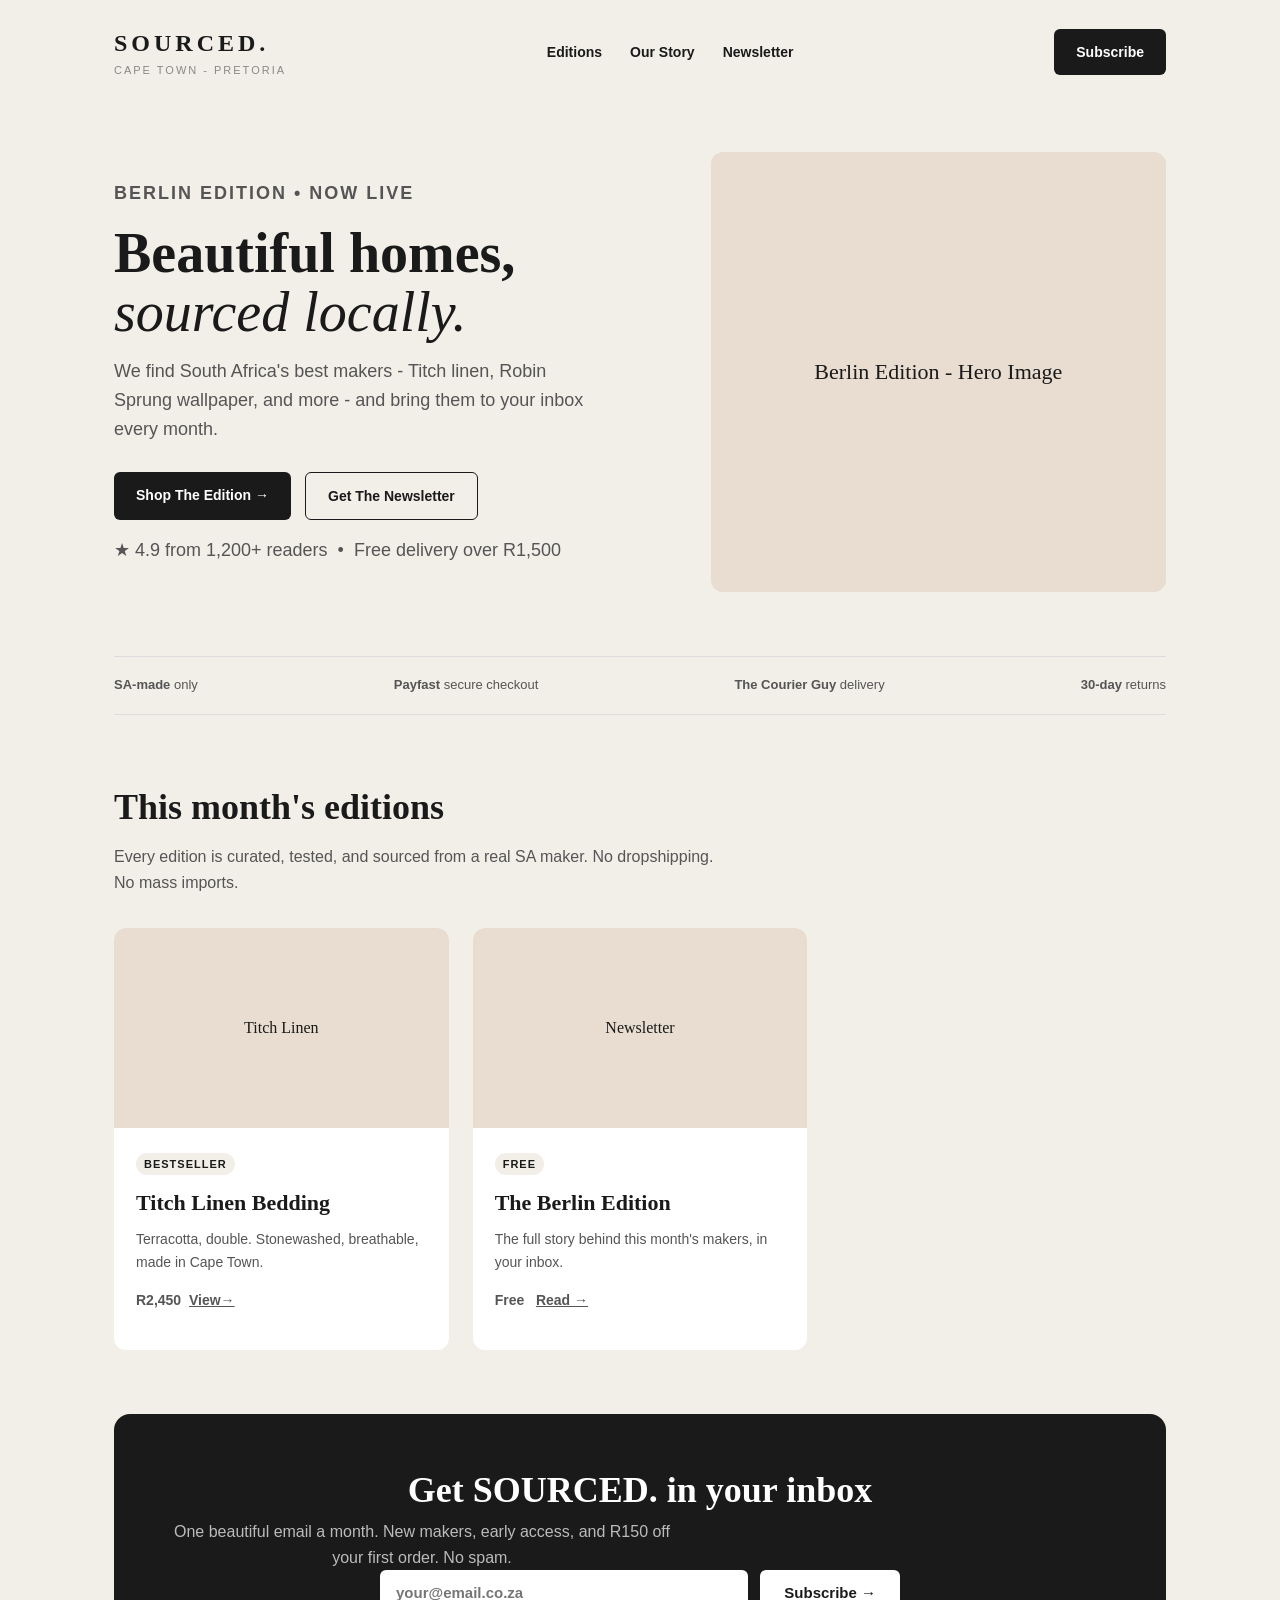
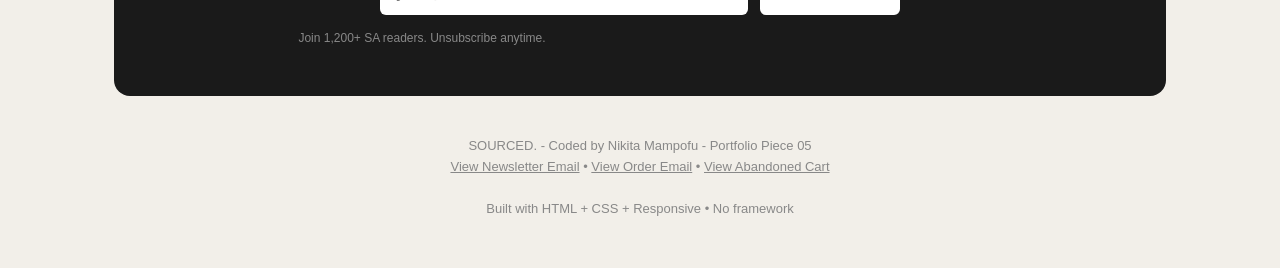
<file: project-8.html>
<!DOCTYPE html>
<html lang="en">
<head>
    <meta charset="utf-8">
    <meta name="viewport" content="width=device-width,initial-scale=1.0">
    <title>SOURCED. - Locally Sourced in SA</title>
    <style>
        *{
            margin: 0;
            padding: 0;
            box-sizing:border-box;

        }
        body{
            font-family: Arial, Helvetica, sans-serif;
            background: #F2EFE9;
            color: #1a1a1a;
            line-height: 1.6;
        }
        a{
            color: inherit;
            text-decoration: none;
        }
        .wrap{
            max-width: 1100px;
            margin: 0 auto;
            padding: 0 24px;
        }
        /* NAV*/
        nav{
            display: flex;
            justify-content: space-between;
            align-items: center;
            padding: 24px 0;
        }
        .logo{
            font-family: Georgia, 'Times New Roman', Times, serif;
            font-size: 24px;
            letter-spacing: 4px;
            font-weight: 700;
        }
        .logo span{
            font-size: 11px;
            letter-spacing: 2px;
            color: #888;
            display: block;
            font-family: Arial, Helvetica, sans-serif;
            font-weight: 400;
        }
        .nav-links{
            display: flex;
            gap: 28px;
            font-size: 14px;
            font-weight: 600;
        }
        .btn{
            background: #1a1a1a;
            color: #fff;
            padding: 12px 22px;
            border-radius: 6px;
            font-size: 14px;
            font-weight: 700;
            display: inline-block;
        }
        .btn:hover{
            background: #333;
        }
        /* HERO */
        .hero{
            display: grid;
            grid-template-columns: 1.1fr 0.9fr;
            gap: 40px;
            align-items: center;
            padding: 48px 0 64px;
        }
        .eyebrow{
            font-size: 12px;
            letter-spacing: 2px;
            color: #888;
            font-weight: 700;
        }
        h1{
            font-family: Georgia, 'Times New Roman', Times, serif;
            font-size: 56px;
            line-height: 1.05;
            margin: 16px 0;
        }
        h1 em{
            font-style: italic;
            font-weight: 400;
        }
        .hero p{
            font-size: 18px;
            color: #555;
            max-width: 480px;
        }
        .hero-btns{
            margin-top: 28px;
            display: flex;
            gap: 14px;
            flex-wrap: wrap;
        }
        .btn-ghost{
            border: 1px solid #1a1a1a;
            padding: 12px 22px;
            border-radius: 6px;
            font-size: 14px;
            font-weight: 700;
        }
        .hero-img{
            width: 100%;
            height:440px;
            object-fit: cover;
            border-radius: 12px;
            background: #E8DDD0;
            display: flex;
            align-items: center;
            justify-content: center;
            font-family: Georgia, 'Times New Roman', Times, serif;
            font-size: 22px;
        }
        .hero-meta{
            margin-top: 16px;
            font-size: 13px;
            color: #888;
        }
        /* TRUST BAR */
        .trust{
            display: flex;
            gap: 32px;
            justify-content: space-between;
            border-top: 1px solid #DDD;
            border-bottom: 1px solid #DDD;
            padding: 18px 0;
            font-size: 13px;
            color: #555;
            flex-wrap: wrap;
        }
        /* EDITIONS */
        .section{
            padding: 64px 0;
        }
        .section h2{
            font-family: Georgia, 'Times New Roman', Times, serif;
            font-size: 36px;
            margin-bottom: 8px;
        }
        .section > p{
            color: #555;
            max-width: 600px;
        }
        .grid{
            display: grid;
            grid-template-columns: repeat(3,1fr);
            gap: 24px;
            margin-top: 32px;
        }
        .card{
            background: #fff;
            border-radius: 12px;
            overflow: hidden;
        }
        .card-img{
            height: 200px;
            background: #E8DDD0;
            display: flex;
            align-items: center;
            justify-content: center;
            font-family: Georgia, 'Times New Roman', Times, serif;

        }
        .card-img.green{
            background: #2E3A2F;
            color: #fff;
        }
        .card-im.terracotta{
            background: #E8DDD0;
        }
        .card-body{
            padding: 22px;
        }
        .card-body h3{
            font-family: Georgia, 'Times New Roman', Times, serif;
            font-size: 22px;
        }
        .card-body p{
            font-size: 14px;
            color: #555;
            margin: 8px 0 16px;
        }
        .price{
            font-weight: 700;
        }
        .tag{
            font-size: 11px;
            letter-spacing: 1px;
            background: #F2EFE9;
            padding: 5px 8px;
            border-radius: 20px;
            font-weight: 700;
        }

        .signup{
            background: #1a1a1a;
            color: #fff;
            border-radius: 16px;
            padding: 48px;
            text-align: center;
        }
        .signup h2{
            font-family: Georgia, 'Times New Roman', Times, serif;
            font-size: 36px;
        }
        .signup p{
            color:#BBB;
            max-width: 520px;
            margin-top: 0 auto;
            flex-wrap: wrap;
            justify-content: center;
        }
        form{
            display: flex;
            gap: 12px;
            max-width: 520px;
            margin: 0 auto;
            flex-wrap: wrap;
            justify-content: center;
        }
        input{
            flex: 1;
            min-width: 260px;
            padding: 14px 16px;
            border-radius: 6px;
            font-weight: 700;
            border: none;
            cursor: pointer;
            font-size: 15px;
        }
        .btn-white{
            background: #fff;
            color: #1a1a1a;
            padding: 14px 24px;
            border-radius: 6px;
            font-weight: 700;
            border: none;
            cursor: pointer;
            font-size: 15px;
        }

        footer{
            padding: 40px 0 48px;
            text-align: center;
            font-size: 13px;
            color: #888;
        }
        footer a{
            text-decoration: underline;
        }


        @media(max-width:800px){
            .hero{
                grid-template-columns: 1fr;

            }
            h1{
                font-size: 40px;
            }
            .hero-img{
                height: 300px;
            }
            .grid{
                grid-template-columns: 1fr;
            }
            .nav-links{
                display: none;
            }
            .signup{
                padding: 32px 20px;
            }
        }
    </style>
</head>
<body>
    <div class="wrap">
        <nav>
            <div class="logo">SOURCED.<span>CAPE TOWN - PRETORIA</span></div>
            <div class="nav-links">
                <a href="#editions">Editions</a>
                <a href="#about">Our Story</a>
                <a href="#signup">Newsletter</a>
            </div>
            <a href="#signup" class="btn">Subscribe</a>
        </nav>

        <!--HERO-->
        <div class="hero">
            <div>
                <p class="eyebrow">BERLIN EDITION &bull; NOW LIVE</p>
                <h1>Beautiful homes,<br><em>sourced locally.</em></h1>
                <p>We find South Africa's best makers - Titch linen, Robin Sprung wallpaper, and more - and bring them to your inbox every month.</p>
                <div class="hero-btns">
                    <a href="#editions" class="btn">Shop The Edition &rarr;</a>
                    <a href="#signup" class="btn-ghost">Get The Newsletter</a>

            </div>
            <p class="hero-meta">&#9733; 4.9 from 1,200+ readers &nbsp;&bull;&nbsp; Free delivery over R1,500 </p>
        </div>
        <div class="hero-img">Berlin Edition - Hero Image</div>
    </div>
    <!-- TRUST-->
    <div class="trust">
        <span><strong>SA-made</strong> only</span>
        <span><strong>Payfast</strong> secure checkout</span>
        <span><strong>The Courier Guy</strong> delivery</span>
        <span><strong>30-day</strong> returns</span>
        </div>

        <!--EDITIONS-->
        <div class="section" id="editions">
            <h2>This month's editions</h2>
            <p>Every edition is curated, tested, and sourced from a real SA maker. No dropshipping. No mass imports.</p>
            <div class="grid">
                <div class="card">
                    <div class="card-img terracotta">Titch Linen</div>
                   <div class="card-body">
                    <span class="tag">BESTSELLER</span>
                    <h3 style="margin-top: 10px;">Titch Linen Bedding</h3>
                    <p>Terracotta, double. Stonewashed, breathable, made in Cape Town.</p>
                    <p><span class="price">R2,450</span>&nbsp; <a href="#" style="text-decoration: underline;font-weight: 700;">View&rarr;</a></p>
                    </div> 
                    </div>
                    <div class="card">
                        <div class="card-img">Newsletter</div>
                        <div class="card-body">
                            <span class="tag">FREE</span>
                            <h3 style="margin-top: 10px;">The Berlin Edition</h3>
                            <p>The full story behind this month's makers, in your inbox.</p>
                            <p><span class="price">Free</span> &nbsp; <a href="#signup" style="text-decoration: underline;font-weight: 700;">Read &rarr;</a></p>
                            </div>
                        </div>
                </div>
            
            </div>

            <!-- SIGNUP-->

            <div class="signup" id="signup">
                <h2>Get SOURCED. in your inbox</h2>
                <p>One beautiful email a month. New makers, early access, and R150 off your first order. No spam.</p>
                <form>
                    <input type="email" placeholder="your@email.co.za" required>
                    <button class="btn-white" type="submit">Subscribe &rarr;</button>
                    </form>
                    <p style="font-size: 12px; margin-top: 14px;color: #888;">Join 1,200+ SA readers. Unsubscribe anytime.</p>
                </div>

                <footer>
                    SOURCED. - Coded by Nikita Mampofu - Portfolio Piece 05<br>
                    <a href=""https://maniki10.github.io/sourced-berlin-edition/>View Newsletter Email</a> &bull; <a href="https://maniki10.github.io/confirmation-order-email/">View Order Email</a> &bull; <a href="https://maniki10.github.io/abandoned-cart/">View Abandoned Cart</a><br><br>
                    Built with HTML + CSS + Responsive &bull; No framework
                    </footer>
</body>
</html>
</file>
